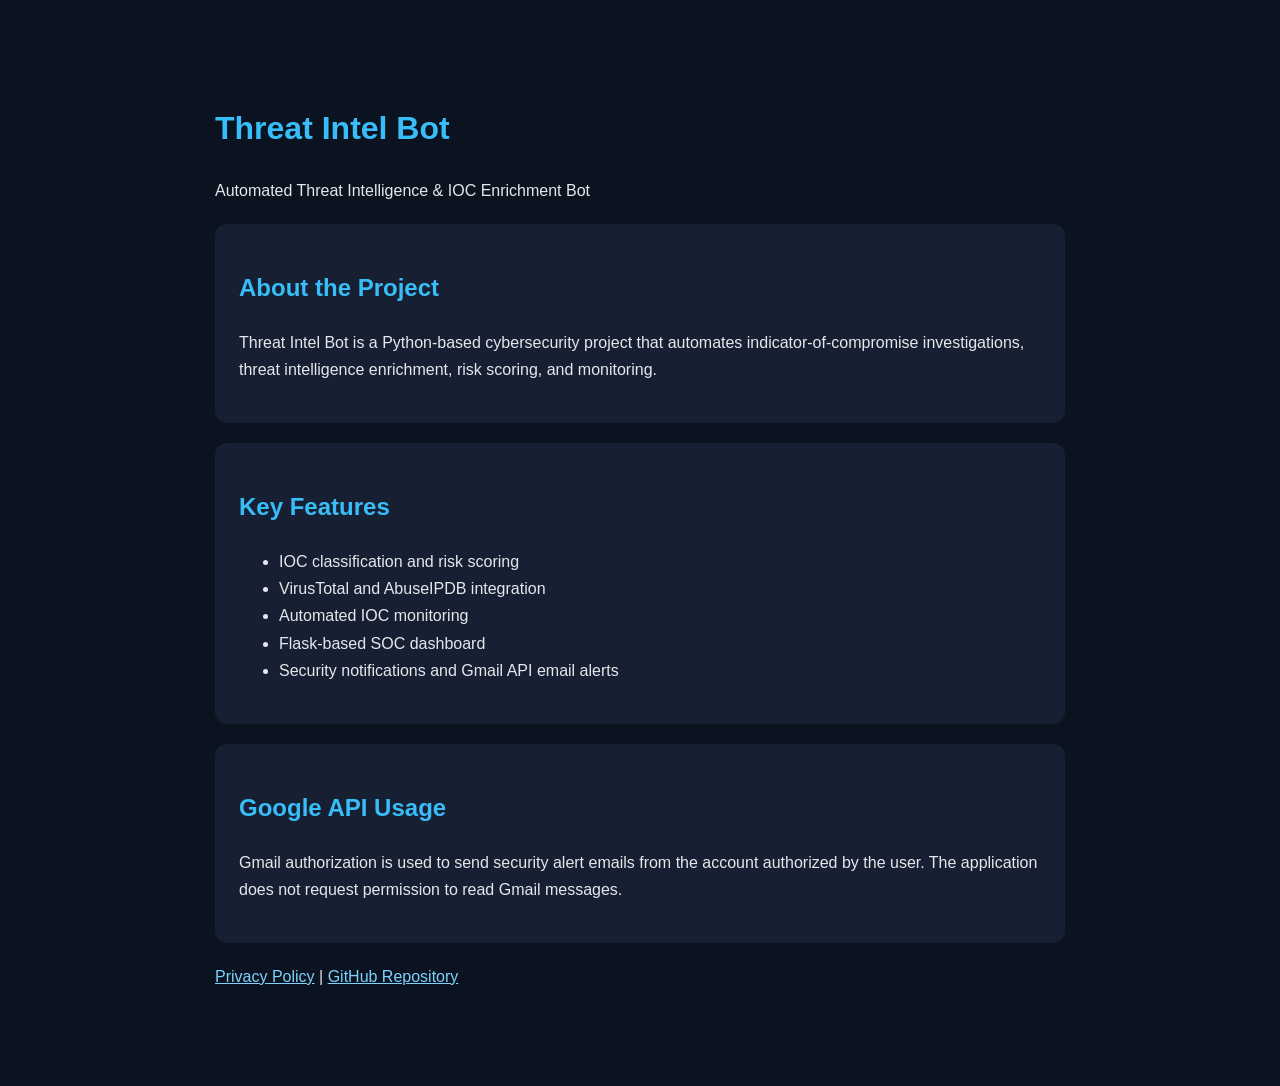
<file: docs/index.html>
<!DOCTYPE html>
<html lang="en">
<head>
  <meta charset="UTF-8">
  <meta name="viewport" content="width=device-width, initial-scale=1">
  <title>Threat Intel Bot | Cybersecurity Automation</title>
  <style>
    body {
      font-family: Arial, sans-serif;
      background: #0b1220;
      color: #e5e7eb;
      max-width: 850px;
      margin: 60px auto;
      padding: 20px;
      line-height: 1.7;
    }
    h1, h2 { color: #38bdf8; }
    a { color: #7dd3fc; }
    .card {
      background: #172033;
      padding: 24px;
      border-radius: 12px;
      margin: 20px 0;
    }
  </style>
</head>
<body>
  <h1>Threat Intel Bot</h1>
  <p>Automated Threat Intelligence & IOC Enrichment Bot</p>

  <div class="card">
    <h2>About the Project</h2>
    <p>
      Threat Intel Bot is a Python-based cybersecurity project
      that automates indicator-of-compromise investigations,
      threat intelligence enrichment, risk scoring, and monitoring.
    </p>
  </div>

  <div class="card">
    <h2>Key Features</h2>
    <ul>
      <li>IOC classification and risk scoring</li>
      <li>VirusTotal and AbuseIPDB integration</li>
      <li>Automated IOC monitoring</li>
      <li>Flask-based SOC dashboard</li>
      <li>Security notifications and Gmail API email alerts</li>
    </ul>
  </div>

  <div class="card">
    <h2>Google API Usage</h2>
    <p>
      Gmail authorization is used to send security alert emails
      from the account authorized by the user.
      The application does not request permission to read Gmail messages.
    </p>
  </div>

  <p>
    <a href="privacy.html">Privacy Policy</a>
    |
    <a href="https://github.com/utsavkumar5147-dot/threat-intel-bot">
      GitHub Repository
    </a>
  </p>
</body>
</html>
</file>
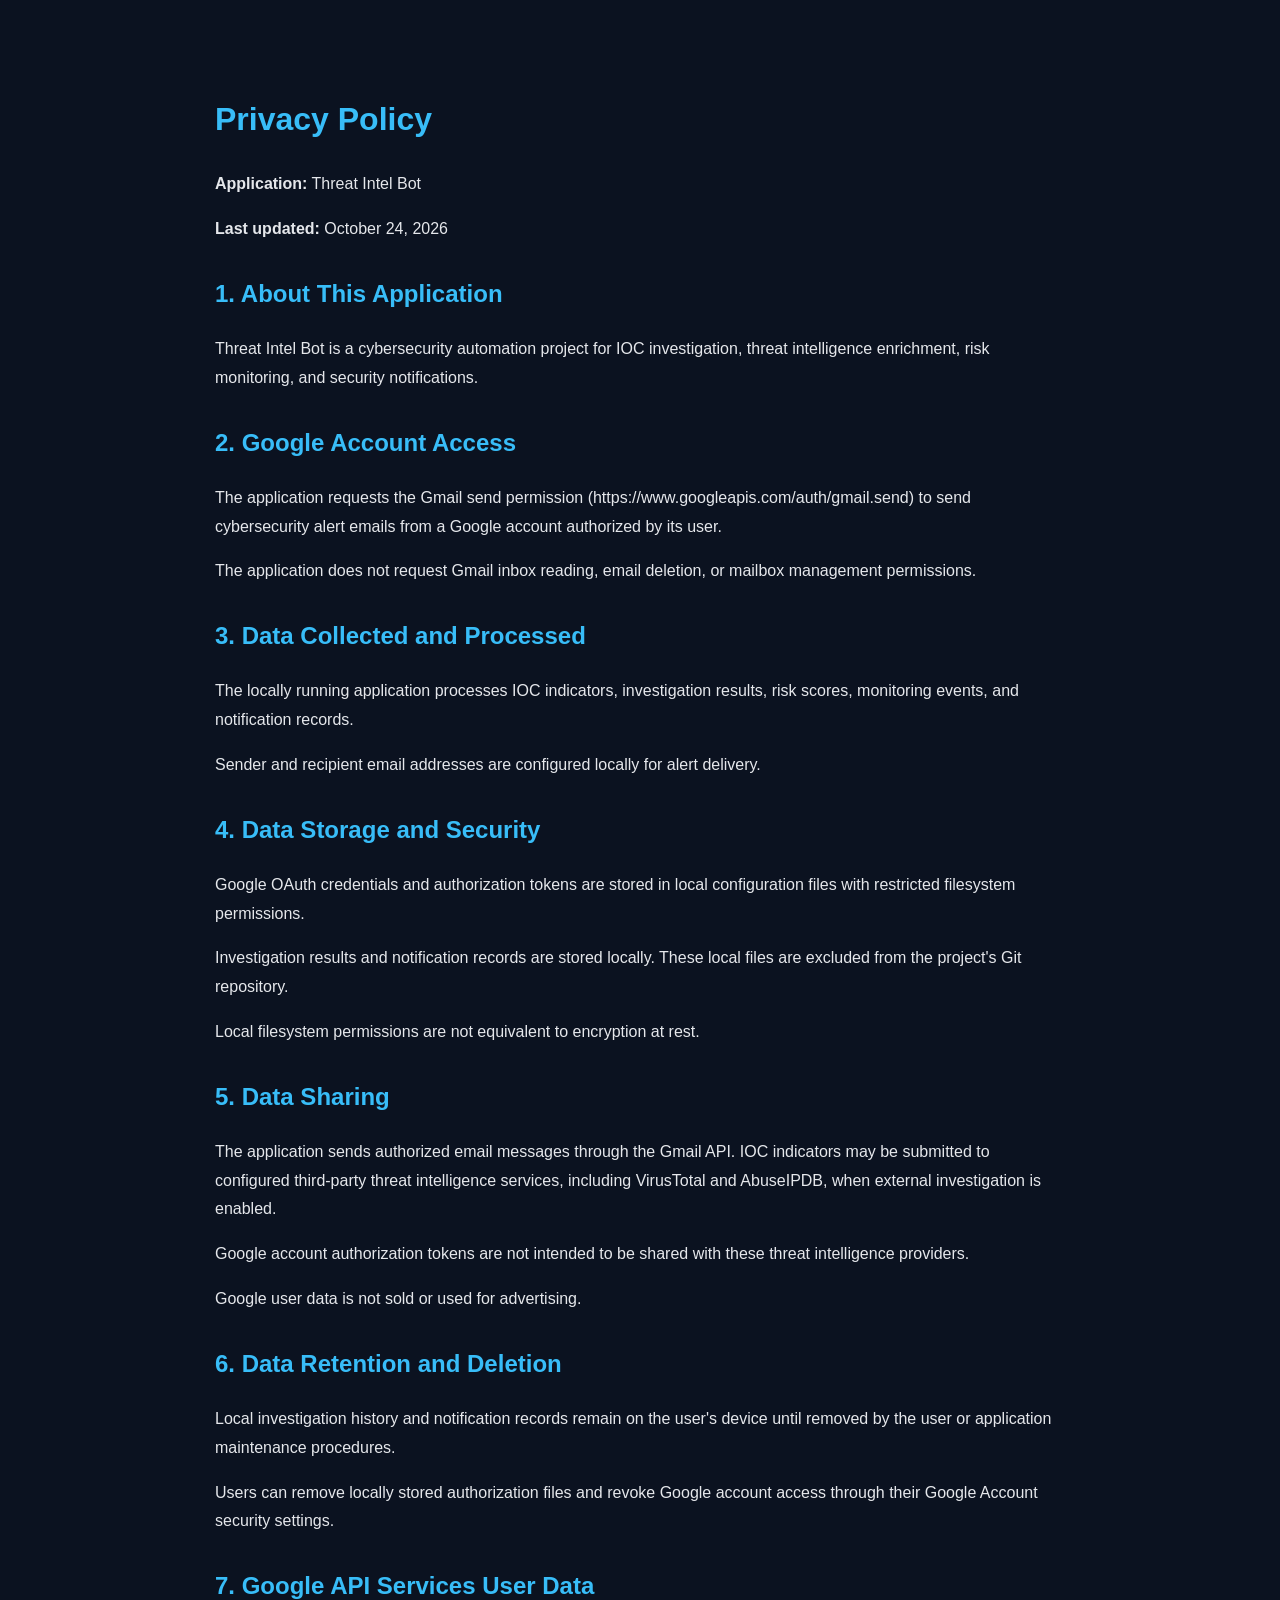
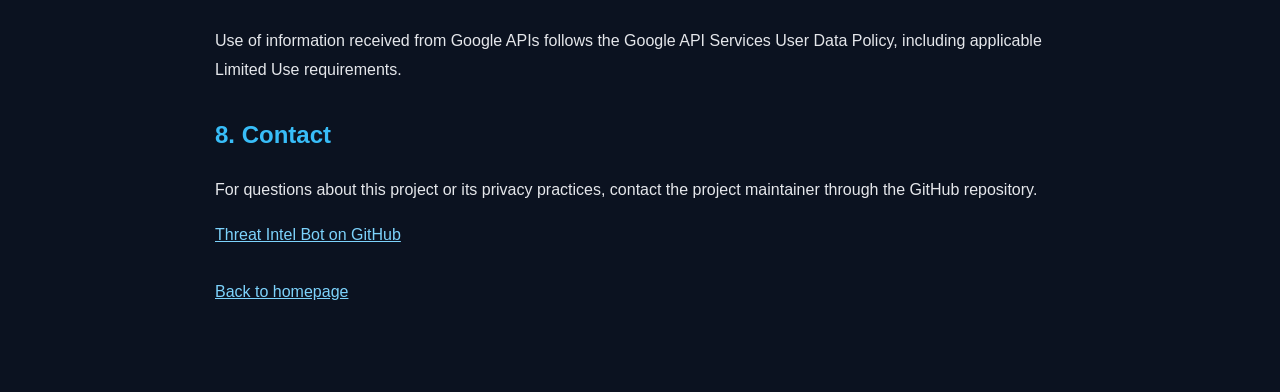
<file: docs/privacy.html>
<!DOCTYPE html>
<html lang="en">
<head>
  <meta charset="UTF-8">
  <meta name="viewport" content="width=device-width, initial-scale=1">
  <title>Privacy Policy | Threat Intel Bot</title>
  <style>
    body {
      font-family: Arial, sans-serif;
      background: #0b1220;
      color: #e5e7eb;
      max-width: 850px;
      margin: 50px auto;
      padding: 20px;
      line-height: 1.8;
    }
    h1, h2 { color: #38bdf8; }
    a { color: #7dd3fc; }
    section { margin: 28px 0; }
  </style>
</head>
<body>
  <h1>Privacy Policy</h1>
  <p><strong>Application:</strong> Threat Intel Bot</p>
  <p><strong>Last updated:</strong> October 24, 2026</p>

  <section>
    <h2>1. About This Application</h2>
    <p>
      Threat Intel Bot is a cybersecurity automation project
      for IOC investigation, threat intelligence enrichment,
      risk monitoring, and security notifications.
    </p>
  </section>

  <section>
    <h2>2. Google Account Access</h2>
    <p>
      The application requests the Gmail send permission
      (https://www.googleapis.com/auth/gmail.send)
      to send cybersecurity alert emails from a Google
      account authorized by its user.
    </p>
    <p>
      The application does not request Gmail inbox reading,
      email deletion, or mailbox management permissions.
    </p>
  </section>

  <section>
    <h2>3. Data Collected and Processed</h2>
    <p>
      The locally running application processes IOC indicators,
      investigation results, risk scores, monitoring events,
      and notification records.
    </p>
    <p>
      Sender and recipient email addresses are configured
      locally for alert delivery.
    </p>
  </section>

  <section>
    <h2>4. Data Storage and Security</h2>
    <p>
      Google OAuth credentials and authorization tokens are
      stored in local configuration files with restricted
      filesystem permissions.
    </p>
    <p>
      Investigation results and notification records are
      stored locally. These local files are excluded from
      the project's Git repository.
    </p>
    <p>
      Local filesystem permissions are not equivalent to
      encryption at rest.
    </p>
  </section>

  <section>
    <h2>5. Data Sharing</h2>
    <p>
      The application sends authorized email messages through
      the Gmail API. IOC indicators may be submitted to
      configured third-party threat intelligence services,
      including VirusTotal and AbuseIPDB, when external
      investigation is enabled.
    </p>
    <p>
      Google account authorization tokens are not intended
      to be shared with these threat intelligence providers.
    </p>
    <p>
      Google user data is not sold or used for advertising.
    </p>
  </section>

  <section>
    <h2>6. Data Retention and Deletion</h2>
    <p>
      Local investigation history and notification records
      remain on the user's device until removed by the user
      or application maintenance procedures.
    </p>
    <p>
      Users can remove locally stored authorization files
      and revoke Google account access through their
      Google Account security settings.
    </p>
  </section>

  <section>
    <h2>7. Google API Services User Data</h2>
    <p>
      Use of information received from Google APIs follows
      the Google API Services User Data Policy, including
      applicable Limited Use requirements.
    </p>
  </section>

  <section>
    <h2>8. Contact</h2>
    <p>
      For questions about this project or its privacy
      practices, contact the project maintainer through
      the GitHub repository.
    </p>
    <p>
      <a href="https://github.com/utsavkumar5147-dot/threat-intel-bot">
        Threat Intel Bot on GitHub
      </a>
    </p>
  </section>

  <p><a href="index.html">Back to homepage</a></p>
</body>
</html>
</file>
